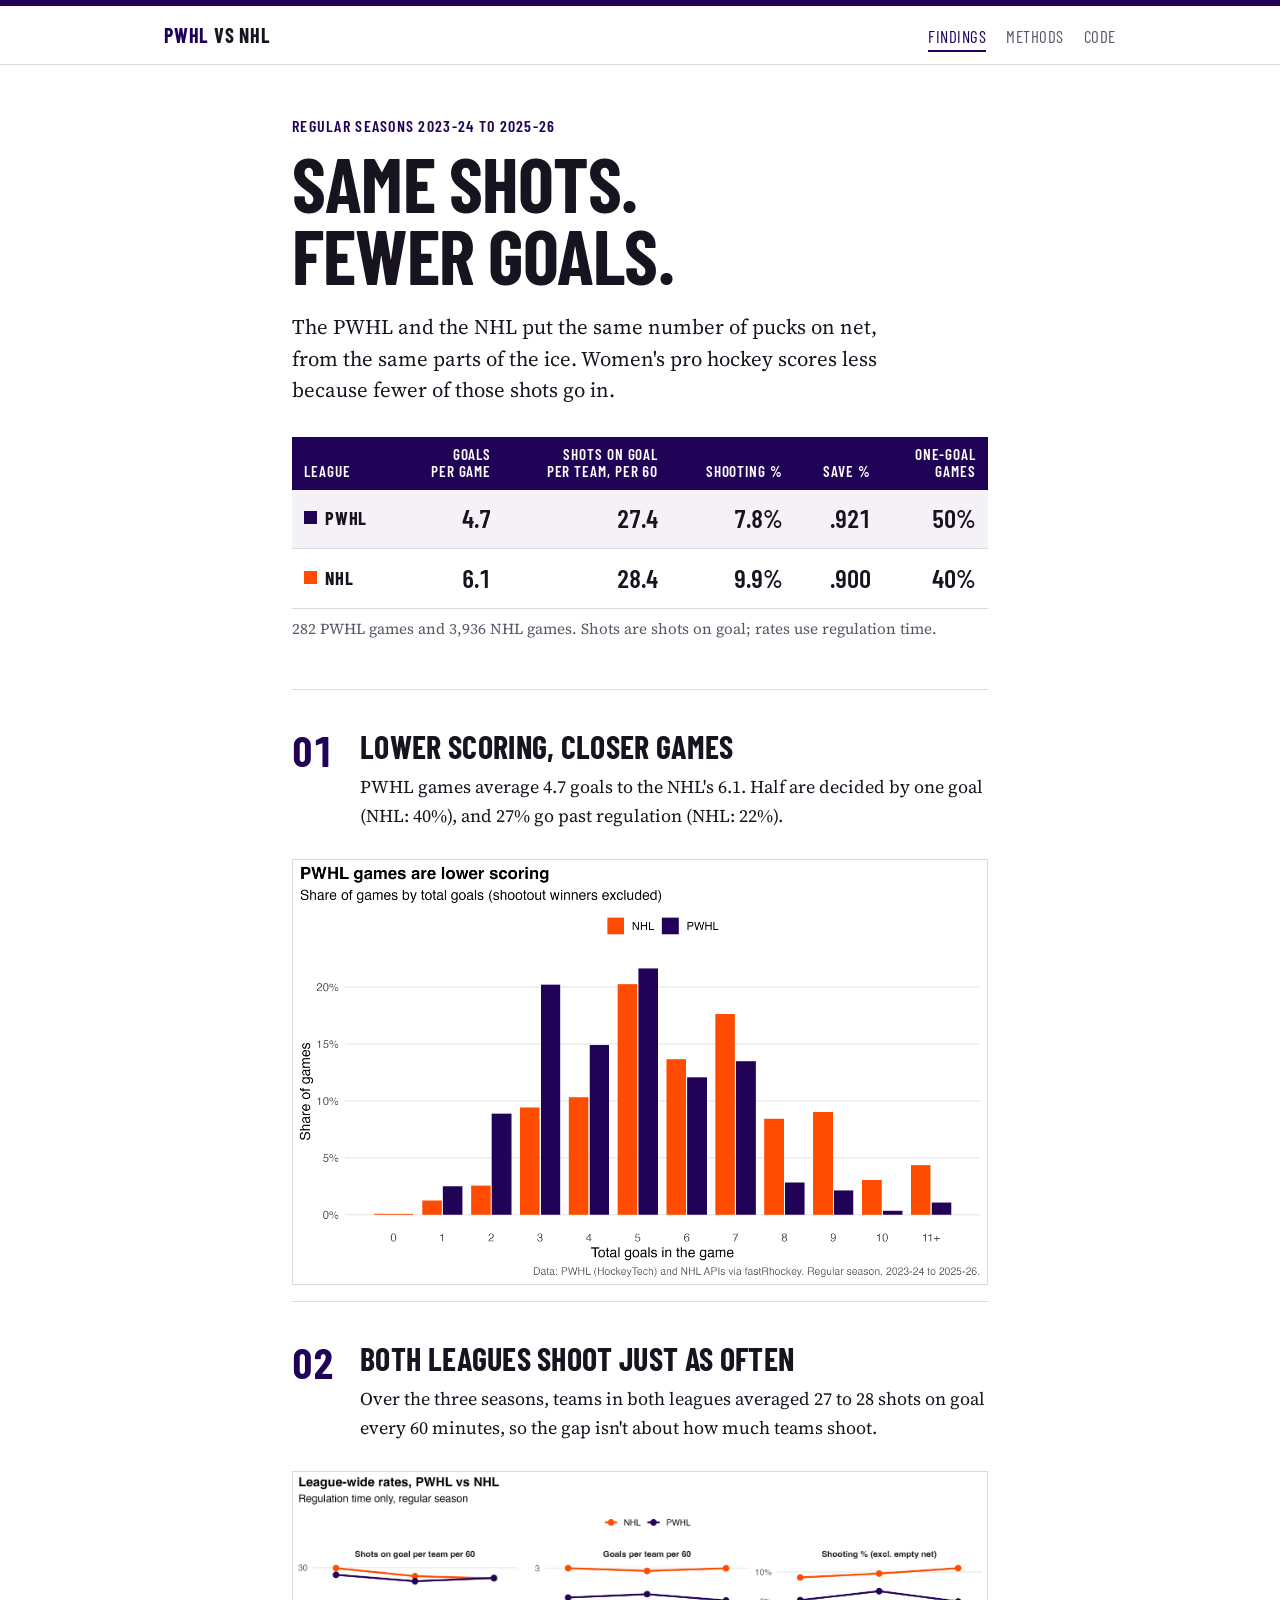
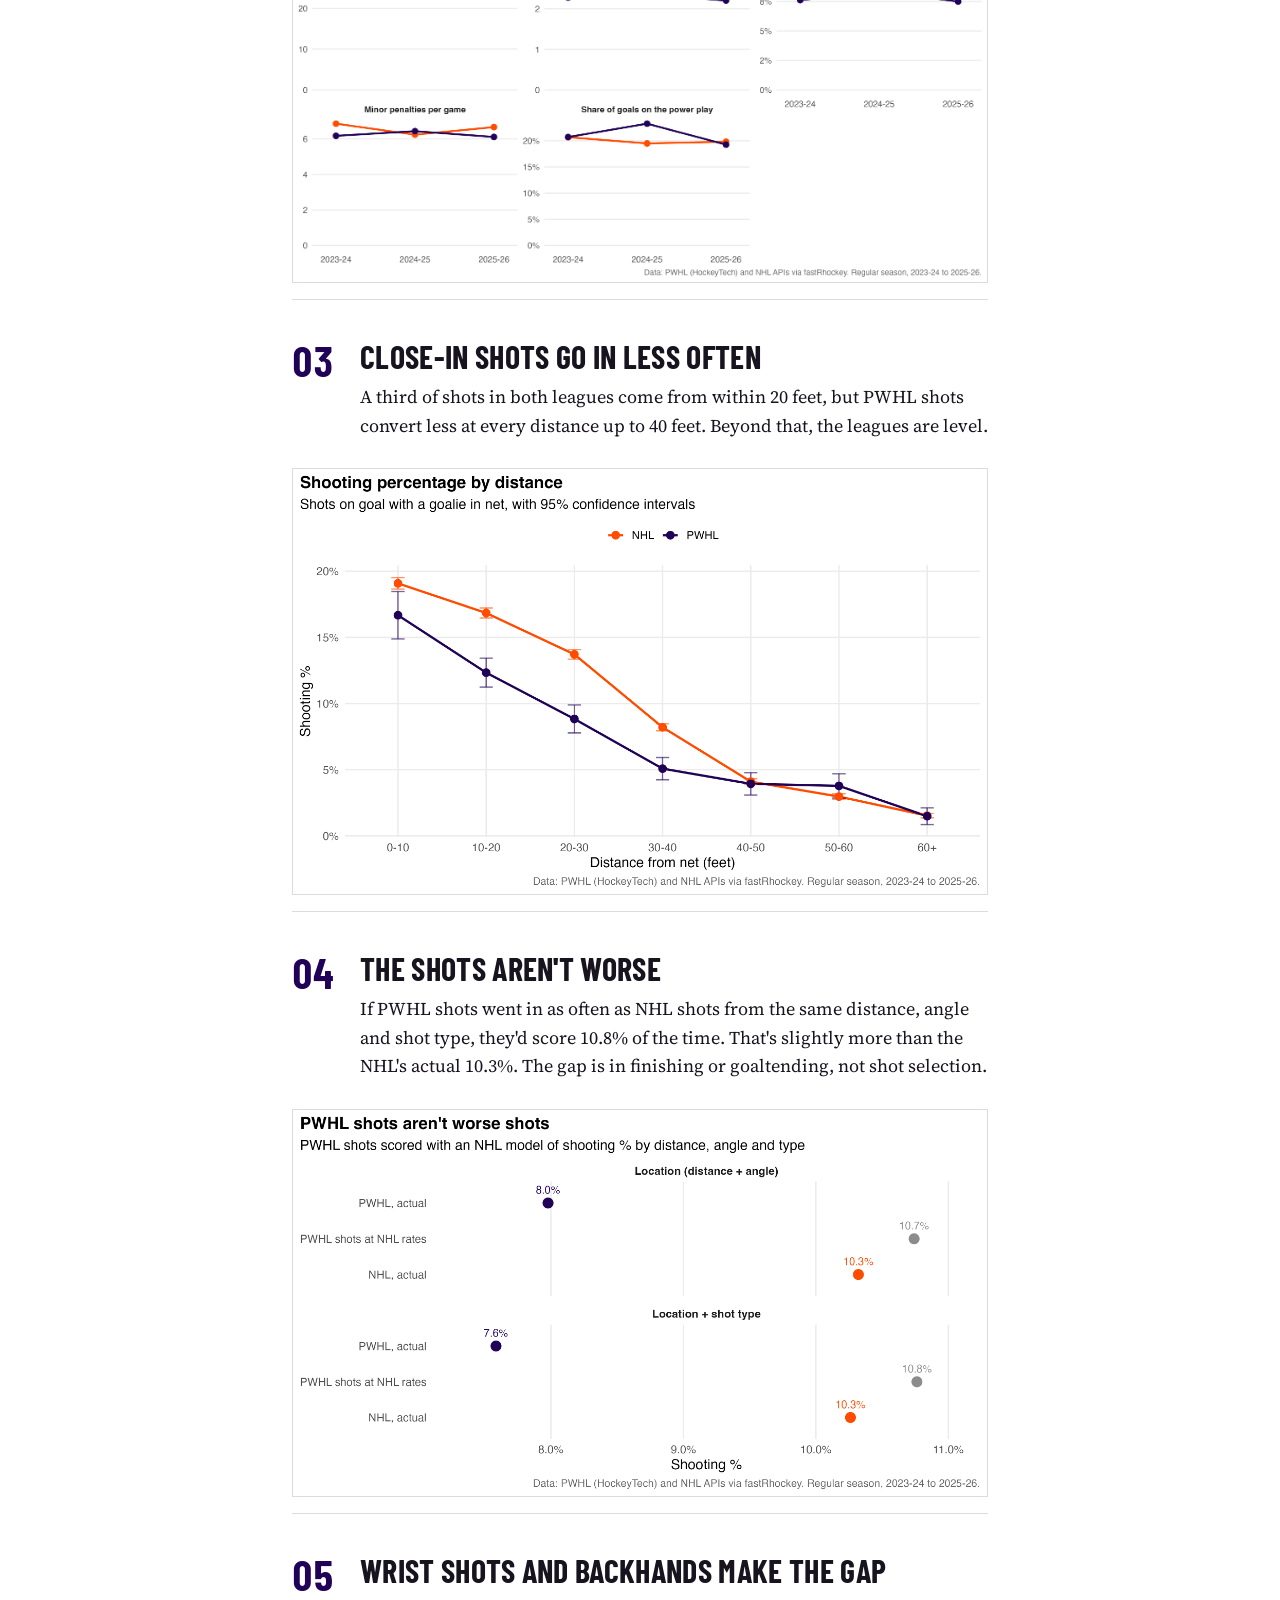
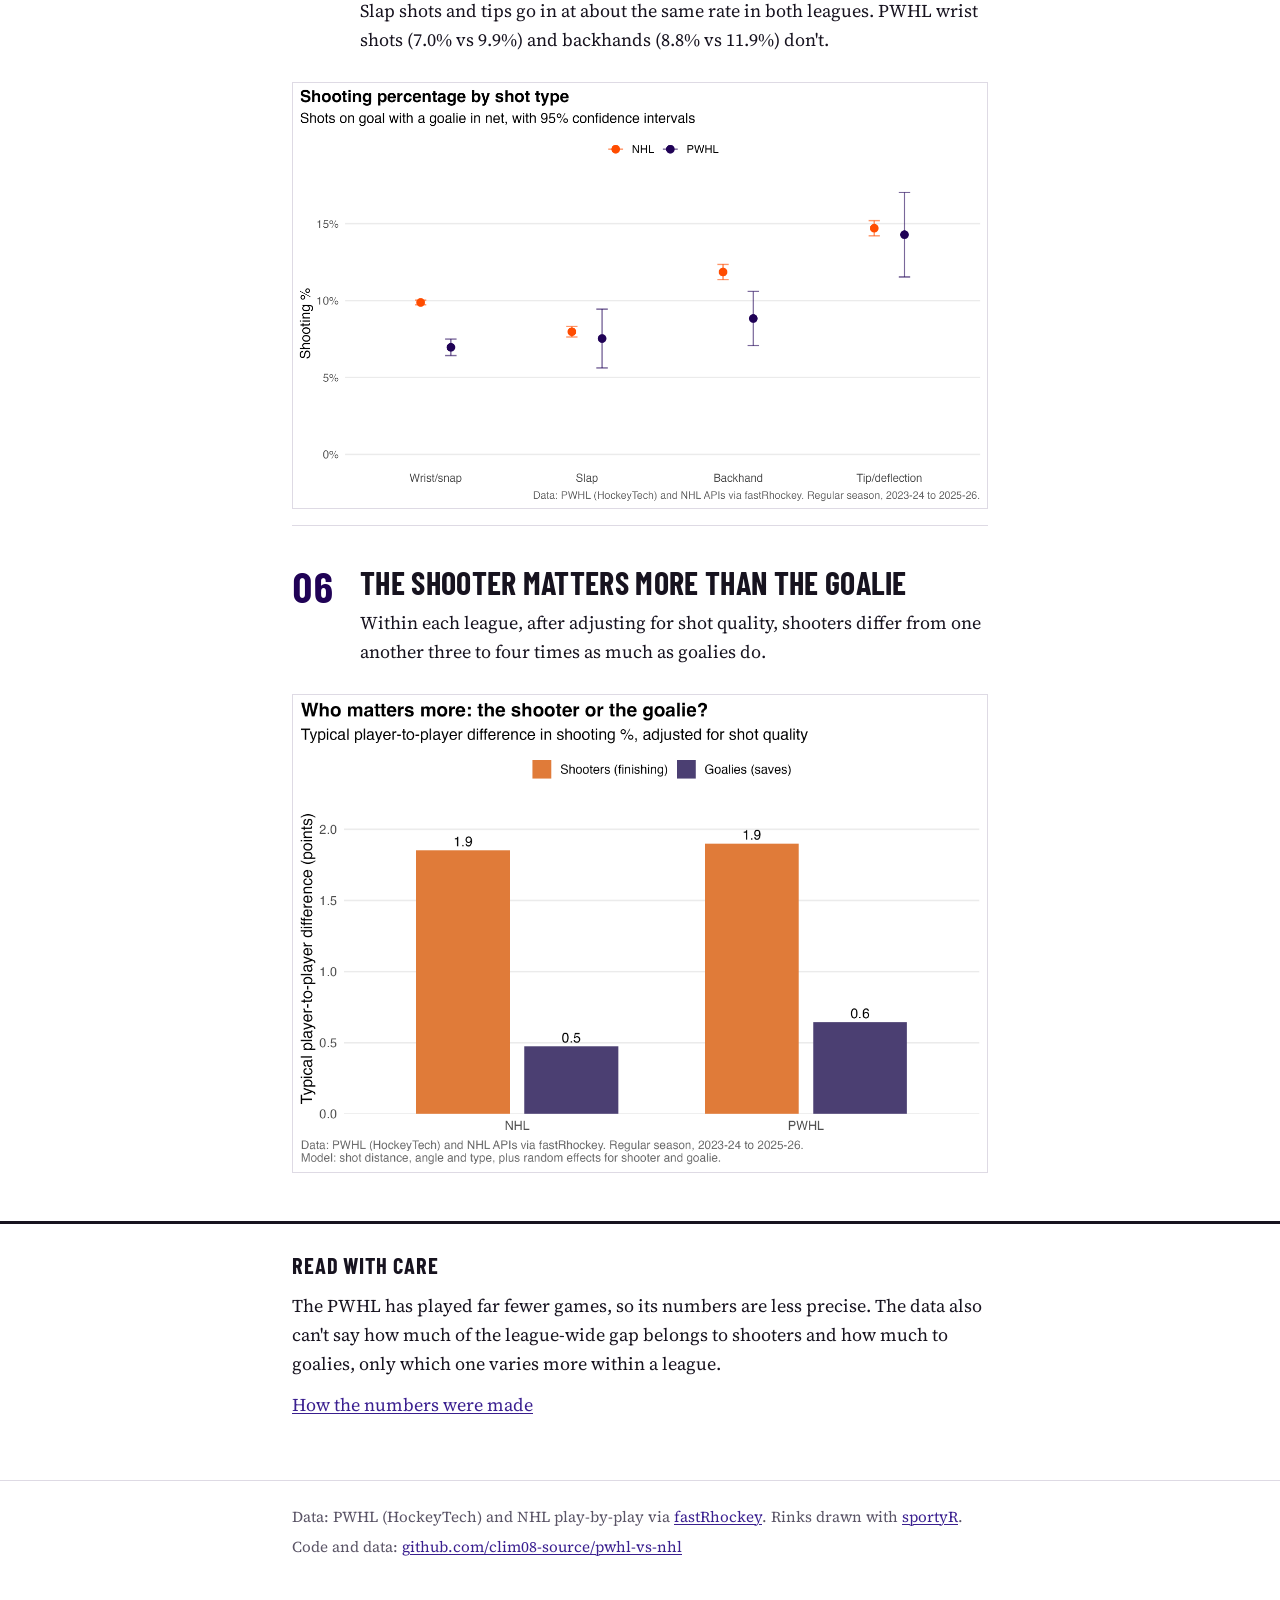
<file: index.html>
<!doctype html>
<html lang="en">
<head>
  <meta charset="utf-8">
  <meta name="viewport" content="width=device-width, initial-scale=1">
  <title>PWHL vs NHL: Same shots, fewer goals</title>
  <meta name="description" content="Every regular-season PWHL and NHL game from 2023-24 to 2025-26, compared shot by shot. Both leagues shoot as often from the same places; fewer PWHL shots go in.">
  <link rel="preconnect" href="https://fonts.googleapis.com">
  <link rel="preconnect" href="https://fonts.gstatic.com" crossorigin>
  <link href="https://fonts.googleapis.com/css2?family=Barlow+Condensed:wght@600;700&family=Source+Serif+4:opsz,wght@8..60,400;8..60,600&display=swap" rel="stylesheet">
  <link rel="stylesheet" href="assets/site.css">
</head>
<body>

<div class="topbar">
  <div class="wrap wide">
    <a class="wordmark" href="./"><span>PWHL</span> vs NHL</a>
    <nav aria-label="Site">
      <a href="./" aria-current="page">Findings</a>
      <a href="methods.html">Methods</a>
      <a href="https://github.com/clim08-source/pwhl-vs-nhl">Code</a>
    </nav>
  </div>
</div>

<main>
  <section class="hero">
    <div class="wrap">
      <p class="kicker">Regular seasons 2023-24 to 2025-26</p>
      <h1>Same shots.<br>Fewer goals.</h1>
      <p class="dek">The PWHL and the NHL put the same number of pucks on net, from the
        same parts of the ice. Women's pro hockey scores less because fewer of those
        shots go in.</p>

      <div class="boxscore" role="region" aria-label="Key numbers" tabindex="0">
        <table>
          <thead>
            <tr>
              <th scope="col">League</th>
              <th scope="col">Goals<br>per game</th>
              <th scope="col">Shots on goal<br>per team, per 60</th>
              <th scope="col">Shooting %</th>
              <th scope="col">Save %</th>
              <th scope="col">One-goal<br>games</th>
            </tr>
          </thead>
          <tbody>
            <tr>
              <th scope="row"><span class="swatch pwhl" aria-hidden="true"></span>PWHL</th>
              <td>4.7</td><td>27.4</td><td>7.8%</td><td>.921</td><td>50%</td>
            </tr>
            <tr>
              <th scope="row"><span class="swatch nhl" aria-hidden="true"></span>NHL</th>
              <td>6.1</td><td>28.4</td><td>9.9%</td><td>.900</td><td>40%</td>
            </tr>
          </tbody>
        </table>
      </div>
      <p class="note">282 PWHL games and 3,936 NHL games. Shots are shots on goal; rates use regulation time.</p>
    </div>
  </section>

  <div class="findings">
    <div class="wrap">

      <section class="finding" id="scoring">
        <header>
          <div class="num">01</div>
          <div>
            <h2>Lower scoring, closer games</h2>
            <p>PWHL games average 4.7 goals to the NHL's 6.1. Half are decided by one
              goal (NHL: 40%), and 27% go past regulation (NHL: 22%).</p>
          </div>
        </header>
        <figure>
          <img src="figures/01_goals_per_game.png" width="2700" height="1650" loading="lazy"
               alt="Bar chart of the share of games by total goals. PWHL games cluster at 3 to 5 goals; NHL games spread further, with many more games of 7 or more goals.">
        </figure>
      </section>

      <section class="finding" id="volume">
        <header>
          <div class="num">02</div>
          <div>
            <h2>Both leagues shoot just as often</h2>
            <p>Over the three seasons, teams in both leagues averaged 27 to 28 shots on
              goal every 60 minutes, so the gap isn't about how much teams shoot.</p>
          </div>
        </header>
        <figure>
          <img src="figures/03_league_rates.png" width="2700" height="1650" loading="lazy"
               alt="Five small line charts by season. Shots per 60 are nearly identical in both leagues; goals per 60 and shooting percentage are lower for the PWHL every season; penalties and power-play share are similar.">
        </figure>
      </section>

      <section class="finding" id="distance">
        <header>
          <div class="num">03</div>
          <div>
            <h2>Close-in shots go in less often</h2>
            <p>A third of shots in both leagues come from within 20 feet, but PWHL
              shots convert less at every distance up to 40 feet. Beyond that, the
              leagues are level.</p>
          </div>
        </header>
        <figure>
          <img src="figures/04_shooting_by_distance.png" width="2700" height="1650" loading="lazy"
               alt="Line chart of shooting percentage by distance. The NHL line sits above the PWHL line from 0 to 40 feet, about 19% vs 17% at 0 to 10 feet; the lines meet beyond 40 feet.">
        </figure>
      </section>

      <section class="finding" id="quality">
        <header>
          <div class="num">04</div>
          <div>
            <h2>The shots aren't worse</h2>
            <p>If PWHL shots went in as often as NHL shots from the same distance, angle
              and shot type, they'd score 10.8% of the time. That's slightly more than the
              NHL's actual 10.3%. The gap is in finishing or goaltending, not shot selection.</p>
          </div>
        </header>
        <figure>
          <img src="figures/14_shot_quality_gap.png" width="2700" height="1500" loading="lazy"
               alt="Dot chart. PWHL actual shooting is 7.6 to 8.0%; the same PWHL shots at NHL conversion rates would be 10.7 to 10.8%, above the NHL's actual 10.3%.">
        </figure>
      </section>

      <section class="finding" id="type">
        <header>
          <div class="num">05</div>
          <div>
            <h2>Wrist shots and backhands make the gap</h2>
            <p>Slap shots and tips go in at about the same rate in both leagues. PWHL
              wrist shots (7.0% vs 9.9%) and backhands (8.8% vs 11.9%) don't.</p>
          </div>
        </header>
        <figure>
          <img src="figures/12_shooting_by_type.png" width="2700" height="1650" loading="lazy"
               alt="Dot chart of shooting percentage by shot type with confidence intervals. Slap shots and tips overlap between leagues; PWHL wrist shots and backhands are clearly lower than the NHL's.">
        </figure>
      </section>

      <section class="finding" id="players">
        <header>
          <div class="num">06</div>
          <div>
            <h2>The shooter matters more than the goalie</h2>
            <p>Within each league, after adjusting for shot quality, shooters differ
              from one another three to four times as much as goalies do.</p>
          </div>
        </header>
        <figure>
          <img src="figures/15_shooters_vs_goalies.png" width="2400" height="1650" loading="lazy"
               alt="Bar chart. The typical difference between shooters is about 1.9 percentage points in both leagues; between goalies it is 0.5 points in the NHL and 0.6 in the PWHL.">
        </figure>
      </section>

    </div>
  </div>

  <section class="caveat">
    <div class="wrap">
      <h2>Read with care</h2>
      <p>The PWHL has played far fewer games, so its numbers are less precise. The data
        also can't say how much of the league-wide gap belongs to shooters and how much
        to goalies, only which one varies more within a league.</p>
      <p><a href="methods.html">How the numbers were made</a></p>
    </div>
  </section>
</main>

<footer>
  <div class="wrap">
    <p>Data: PWHL (HockeyTech) and NHL play-by-play via
      <a href="https://fastRhockey.sportsdataverse.org/">fastRhockey</a>.
      Rinks drawn with <a href="https://sportyR.sportsdataverse.org/">sportyR</a>.</p>
    <p>Code and data: <a href="https://github.com/clim08-source/pwhl-vs-nhl">github.com/clim08-source/pwhl-vs-nhl</a></p>
  </div>
</footer>

</body>
</html>
</file>
<file: assets/site.css>
/* PWHL vs NHL: site styles.
   Colours match the charts: PWHL purple #200256, NHL orange #FF4C00. */

:root {
  --ink: #17131f;
  --muted: #5a5466;
  --rule: #dedae4;
  --paper: #ffffff;
  --tint: #f4f2f7;
  --pwhl: #200256;
  --nhl: #ff4c00;
  --link: #3a1f8f;
  --head: "Barlow Condensed", "Arial Narrow", "Helvetica Neue", Arial, sans-serif;
  --body: "Source Serif 4", Georgia, "Times New Roman", serif;
  color-scheme: light;
}

* { box-sizing: border-box; }

body {
  margin: 0;
  background: var(--paper);
  color: var(--ink);
  font-family: var(--body);
  font-size: 1.125rem;
  line-height: 1.6;
  -webkit-font-smoothing: antialiased;
}

img { max-width: 100%; height: auto; display: block; }

a { color: var(--link); text-decoration-thickness: 1px; text-underline-offset: 2px; }
a:hover { color: var(--pwhl); text-decoration-thickness: 2px; }

.wrap { max-width: 46rem; margin: 0 auto; padding-inline: 1.25rem; }
.wrap.wide { max-width: 62rem; }

/* ---- Top bar --------------------------------------------------------- */

.topbar { border-top: 6px solid var(--pwhl); border-bottom: 1px solid var(--rule); }
.topbar .wrap {
  display: flex; flex-wrap: wrap; gap: 0.5rem 1.5rem;
  align-items: baseline; justify-content: space-between;
  padding-block: 0.8rem;
}
.wordmark {
  font-family: var(--head); font-weight: 700; font-size: 1.25rem;
  letter-spacing: 0.04em; text-transform: uppercase;
  color: var(--ink); text-decoration: none;
}
.wordmark span { color: var(--pwhl); }
.topbar nav { display: flex; gap: 1.25rem; font-family: var(--head);
  font-size: 1.05rem; letter-spacing: 0.03em; text-transform: uppercase; }
.topbar nav a { color: var(--muted); text-decoration: none; }
.topbar nav a:hover, .topbar nav a[aria-current="page"] { color: var(--pwhl); }
.topbar nav a[aria-current="page"] { border-bottom: 2px solid var(--pwhl); }

/* ---- Hero ------------------------------------------------------------ */

.hero { padding-block: 3rem 2rem; }
.kicker {
  font-family: var(--head); font-weight: 600; font-size: 1rem;
  letter-spacing: 0.08em; text-transform: uppercase; color: var(--pwhl);
  margin: 0 0 0.5rem;
}
h1 {
  font-family: var(--head); font-weight: 700;
  font-size: clamp(2.75rem, 8vw, 4.75rem); line-height: 0.95;
  letter-spacing: -0.01em; margin: 0 0 1.25rem; text-transform: uppercase;
}
.dek { font-size: 1.3rem; line-height: 1.5; margin: 0; max-width: 38rem; }

/* ---- Box score ------------------------------------------------------- */

.boxscore { margin-block: 2rem 0.5rem; overflow-x: auto; }
.boxscore table {
  width: 100%; border-collapse: collapse; font-family: var(--head);
  font-variant-numeric: tabular-nums; min-width: 32rem;
}
.boxscore th, .boxscore td { padding: 0.55rem 0.75rem; text-align: right; }
.boxscore thead th {
  background: var(--pwhl); color: #fff; font-weight: 600; font-size: 0.95rem;
  letter-spacing: 0.06em; text-transform: uppercase; vertical-align: bottom;
  line-height: 1.15;
}
.boxscore thead th:first-child, .boxscore tbody th { text-align: left; }
.boxscore tbody th { font-weight: 700; font-size: 1.15rem; letter-spacing: 0.04em;
  white-space: nowrap; }
.boxscore tbody td { font-size: 1.6rem; font-weight: 600; }
.boxscore tbody tr { border-bottom: 1px solid var(--rule); }
.boxscore tbody tr:first-child { background: var(--tint); }
.swatch { display: inline-block; width: 0.7em; height: 0.7em; margin-right: 0.45em;
  vertical-align: 0.05em; }
.swatch.pwhl { background: var(--pwhl); }
.swatch.nhl { background: var(--nhl); }
.note { font-size: 0.95rem; color: var(--muted); margin: 0.5rem 0 0; }

/* ---- Findings -------------------------------------------------------- */

.findings { padding-block: 1rem 2rem; }
.finding { border-top: 1px solid var(--rule); padding-block: 2.5rem 1rem; }
.finding header { display: grid; grid-template-columns: 3.5rem 1fr; column-gap: 0.75rem; }
.num {
  font-family: var(--head); font-weight: 700; font-size: 2.6rem; line-height: 1;
  color: var(--pwhl); font-variant-numeric: tabular-nums;
}
.finding h2 {
  font-family: var(--head); font-weight: 700; font-size: 2rem; line-height: 1.05;
  margin: 0 0 0.6rem; text-transform: uppercase; letter-spacing: 0.01em;
}
.finding p { margin: 0; grid-column: 2; }
.finding figure { margin: 1.75rem 0 0; }
.finding figure img { width: 100%; border: 1px solid var(--rule); }

@media (max-width: 34rem) {
  .finding header { grid-template-columns: 1fr; }
  .finding p { grid-column: 1; }
  .num { font-size: 2rem; margin-bottom: 0.25rem; }
}

/* ---- Caveat strip and footer ----------------------------------------- */

.caveat { border-top: 3px solid var(--ink); padding-block: 1.5rem 3rem; }
.caveat h2 { font-family: var(--head); font-size: 1.4rem; text-transform: uppercase;
  letter-spacing: 0.04em; margin: 0 0 0.5rem; }
.caveat p { margin: 0 0 0.75rem; }

footer { border-top: 1px solid var(--rule); color: var(--muted); font-size: 0.95rem; }
footer .wrap { padding-block: 1.5rem 2.5rem; }
footer p { margin: 0 0 0.4rem; }

/* ---- Methods page ---------------------------------------------------- */

.prose { padding-block: 2.5rem 3rem; }
.prose h1 { font-size: clamp(2.5rem, 7vw, 3.75rem); }
.prose h2 {
  font-family: var(--head); font-weight: 700; font-size: 1.6rem; line-height: 1.1;
  text-transform: uppercase; letter-spacing: 0.02em;
  border-top: 1px solid var(--rule); padding-top: 1.75rem; margin: 2.25rem 0 0.75rem;
}
.prose p, .prose li { max-width: 40rem; }
.prose li + li { margin-top: 0.4rem; }
.prose code { font-size: 0.9em; background: var(--tint); padding: 0.05em 0.3em; }
.prose .math { overflow-x: auto; padding-block: 0.25rem; }
.toc { font-family: var(--head); text-transform: uppercase; letter-spacing: 0.04em;
  font-size: 1rem; display: flex; flex-wrap: wrap; gap: 0.4rem 1.25rem;
  padding: 0; margin: 1.5rem 0 0; list-style: none; }
.toc li + li { margin-top: 0; }
.toc a { color: var(--muted); text-decoration: none; }
.toc a:hover { color: var(--pwhl); }
</file>
